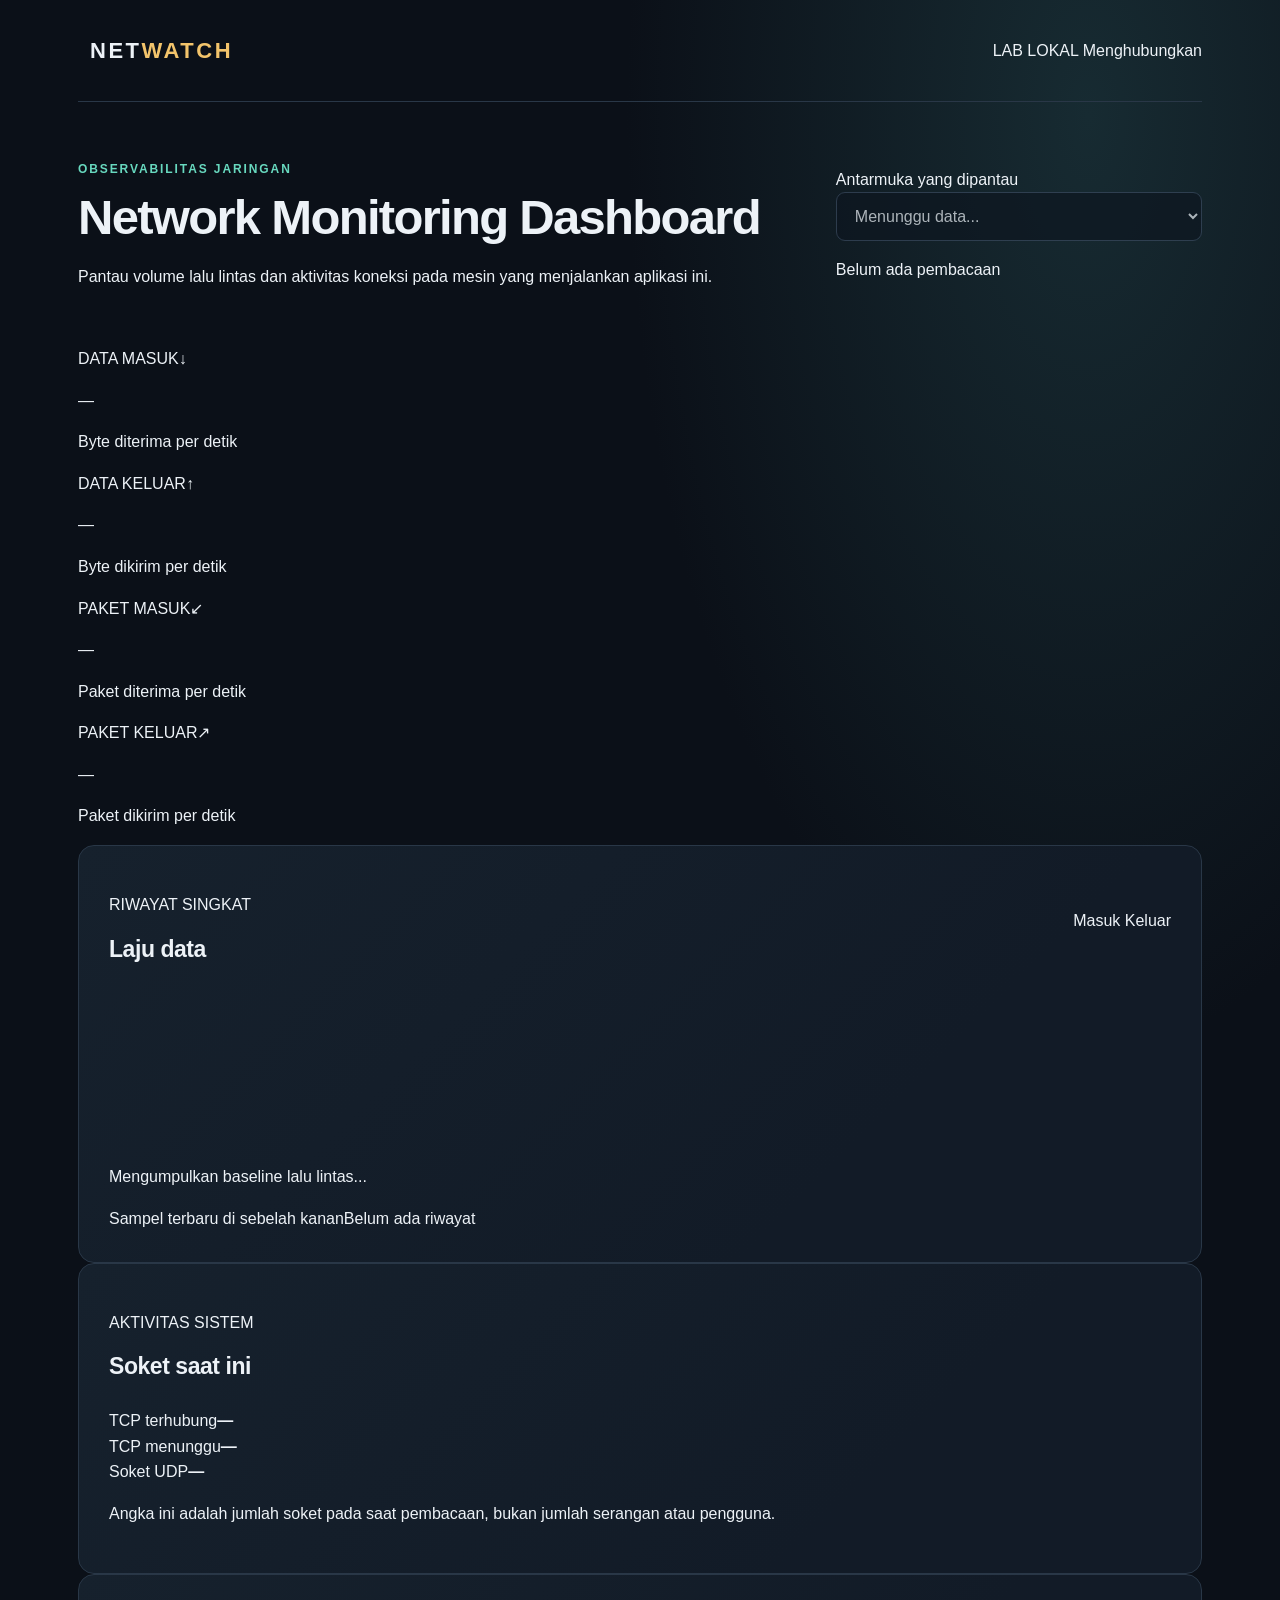
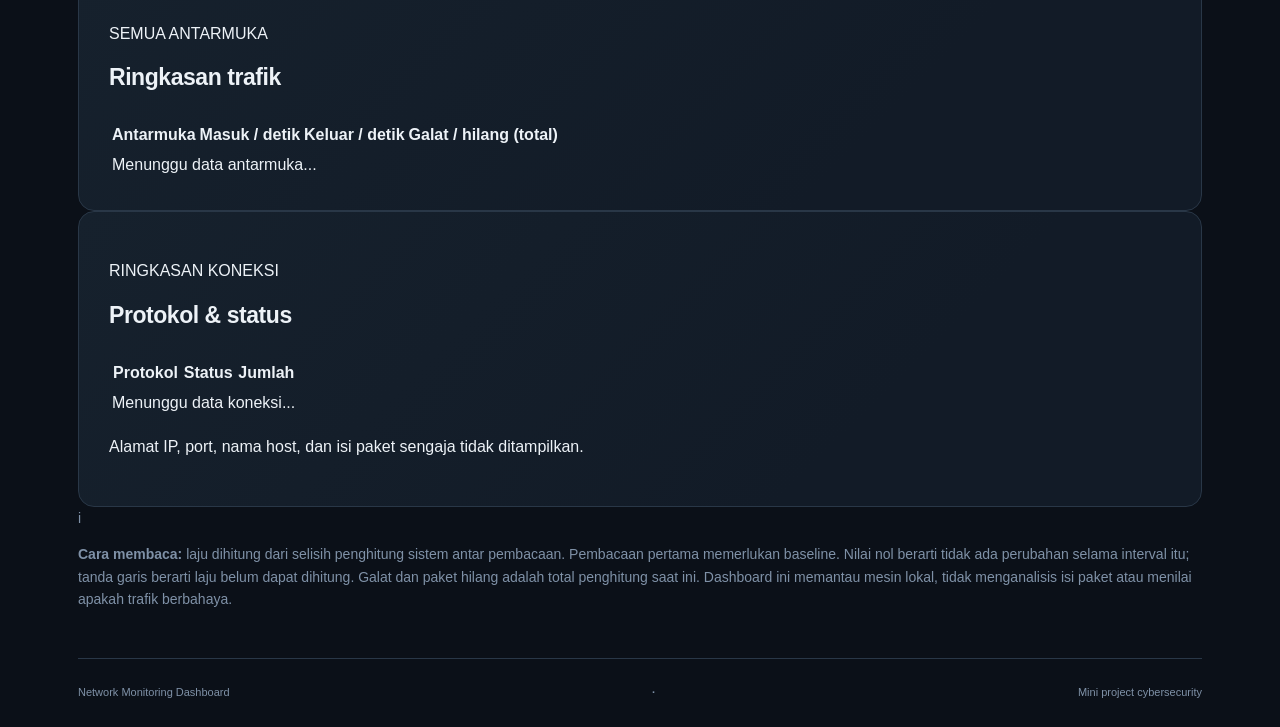
<file: network-monitoring-dashboard/static/index.html>
<!doctype html>
<html lang="id">
<head>
  <meta charset="utf-8">
  <meta name="viewport" content="width=device-width, initial-scale=1">
  <meta name="theme-color" content="#0b1424">
  <title>Network Monitoring Dashboard</title>
  <link rel="stylesheet" href="/static/app.css">
  <script src="/static/app.js" defer></script>
</head>
<body>
  <div class="shell">
    <header class="topbar">
      <a class="brand" href="/" aria-label="Beranda Network Monitoring Dashboard">
        <span class="brand-mark" aria-hidden="true"><span></span><span></span><span></span></span>
        <span>NET<span class="brand-accent">WATCH</span></span>
      </a>
      <div class="topbar-right">
        <span class="mode-label">LAB LOKAL</span>
        <span id="connection-status" class="status status-loading" role="status" aria-live="polite">
          <span class="status-dot" aria-hidden="true"></span>
          Menghubungkan
        </span>
      </div>
    </header>

    <main>
      <section class="hero" aria-labelledby="page-title">
        <div>
          <p class="eyebrow">OBSERVABILITAS JARINGAN</p>
          <h1 id="page-title">Network Monitoring Dashboard</h1>
          <p class="hero-description">Pantau volume lalu lintas dan aktivitas koneksi pada mesin yang menjalankan aplikasi ini.</p>
        </div>
        <div class="hero-control">
          <label for="interface-select">Antarmuka yang dipantau</label>
          <div class="select-wrap">
            <select id="interface-select" disabled>
              <option value="">Menunggu data...</option>
            </select>
          </div>
          <p id="updated-at" class="updated-at">Belum ada pembacaan</p>
        </div>
      </section>

      <div id="error-banner" class="error-banner" role="alert" hidden></div>

      <section class="metric-grid" aria-label="Laju trafik antarmuka terpilih">
        <article class="metric-card metric-card-rx">
          <div class="metric-top"><span>DATA MASUK</span><span class="metric-icon" aria-hidden="true">↓</span></div>
          <p id="rx-rate" class="metric-value">—</p>
          <p class="metric-caption">Byte diterima per detik</p>
        </article>
        <article class="metric-card metric-card-tx">
          <div class="metric-top"><span>DATA KELUAR</span><span class="metric-icon" aria-hidden="true">↑</span></div>
          <p id="tx-rate" class="metric-value">—</p>
          <p class="metric-caption">Byte dikirim per detik</p>
        </article>
        <article class="metric-card">
          <div class="metric-top"><span>PAKET MASUK</span><span class="metric-icon" aria-hidden="true">↙</span></div>
          <p id="rx-packets-rate" class="metric-value">—</p>
          <p class="metric-caption">Paket diterima per detik</p>
        </article>
        <article class="metric-card">
          <div class="metric-top"><span>PAKET KELUAR</span><span class="metric-icon" aria-hidden="true">↗</span></div>
          <p id="tx-packets-rate" class="metric-value">—</p>
          <p class="metric-caption">Paket dikirim per detik</p>
        </article>
      </section>

      <section class="lower-grid">
        <article class="panel chart-panel" aria-labelledby="chart-title">
          <div class="panel-heading">
            <div>
              <p class="section-kicker">RIWAYAT SINGKAT</p>
              <h2 id="chart-title">Laju data</h2>
            </div>
            <div class="legend" aria-label="Legenda grafik">
              <span><i class="legend-dot legend-rx" aria-hidden="true"></i> Masuk</span>
              <span><i class="legend-dot legend-tx" aria-hidden="true"></i> Keluar</span>
            </div>
          </div>
          <div class="chart-container">
            <canvas id="traffic-chart" role="img" aria-label="Grafik laju data masuk dan keluar pada antarmuka terpilih"></canvas>
            <p id="chart-empty" class="chart-empty">Mengumpulkan baseline lalu lintas...</p>
          </div>
          <div class="chart-foot"><span>Sampel terbaru di sebelah kanan</span><span id="chart-range">Belum ada riwayat</span></div>
        </article>

        <article class="panel socket-panel" aria-labelledby="socket-title">
          <div class="panel-heading">
            <div>
              <p class="section-kicker">AKTIVITAS SISTEM</p>
              <h2 id="socket-title">Soket saat ini</h2>
            </div>
          </div>
          <div class="socket-list">
            <div class="socket-row"><span><i class="socket-indicator established" aria-hidden="true"></i>TCP terhubung</span><strong id="tcp-established">—</strong></div>
            <div class="socket-row"><span><i class="socket-indicator listening" aria-hidden="true"></i>TCP menunggu</span><strong id="tcp-listening">—</strong></div>
            <div class="socket-row"><span><i class="socket-indicator udp" aria-hidden="true"></i>Soket UDP</span><strong id="udp-sockets">—</strong></div>
          </div>
          <p class="panel-note">Angka ini adalah jumlah soket pada saat pembacaan, bukan jumlah serangan atau pengguna.</p>
        </article>
      </section>

      <section class="table-grid">
        <article class="panel" aria-labelledby="interface-title">
          <div class="panel-heading">
            <div>
              <p class="section-kicker">SEMUA ANTARMUKA</p>
              <h2 id="interface-title">Ringkasan trafik</h2>
            </div>
          </div>
          <div class="table-scroll">
            <table>
              <thead><tr><th scope="col">Antarmuka</th><th scope="col">Masuk / detik</th><th scope="col">Keluar / detik</th><th scope="col">Galat / hilang (total)</th></tr></thead>
              <tbody id="interface-rows"><tr><td colspan="4" class="empty-cell">Menunggu data antarmuka...</td></tr></tbody>
            </table>
          </div>
        </article>

        <article class="panel" aria-labelledby="connection-title">
          <div class="panel-heading">
            <div>
              <p class="section-kicker">RINGKASAN KONEKSI</p>
              <h2 id="connection-title">Protokol &amp; status</h2>
            </div>
          </div>
          <div class="table-scroll">
            <table>
              <thead><tr><th scope="col">Protokol</th><th scope="col">Status</th><th scope="col">Jumlah</th></tr></thead>
              <tbody id="connection-rows"><tr><td colspan="3" class="empty-cell">Menunggu data koneksi...</td></tr></tbody>
            </table>
          </div>
          <p class="panel-note">Alamat IP, port, nama host, dan isi paket sengaja tidak ditampilkan.</p>
        </article>
      </section>

      <aside class="scope-note" aria-label="Cara membaca data">
        <div class="scope-icon" aria-hidden="true">i</div>
        <p><strong>Cara membaca:</strong> laju dihitung dari selisih penghitung sistem antar pembacaan. Pembacaan pertama memerlukan baseline. Nilai nol berarti tidak ada perubahan selama interval itu; tanda garis berarti laju belum dapat dihitung. Galat dan paket hilang adalah total penghitung saat ini. Dashboard ini memantau mesin lokal, tidak menganalisis isi paket atau menilai apakah trafik berbahaya.</p>
      </aside>
    </main>

    <footer>Network Monitoring Dashboard <span aria-hidden="true">·</span> Mini project cybersecurity</footer>
  </div>
</body>
</html>
</file>
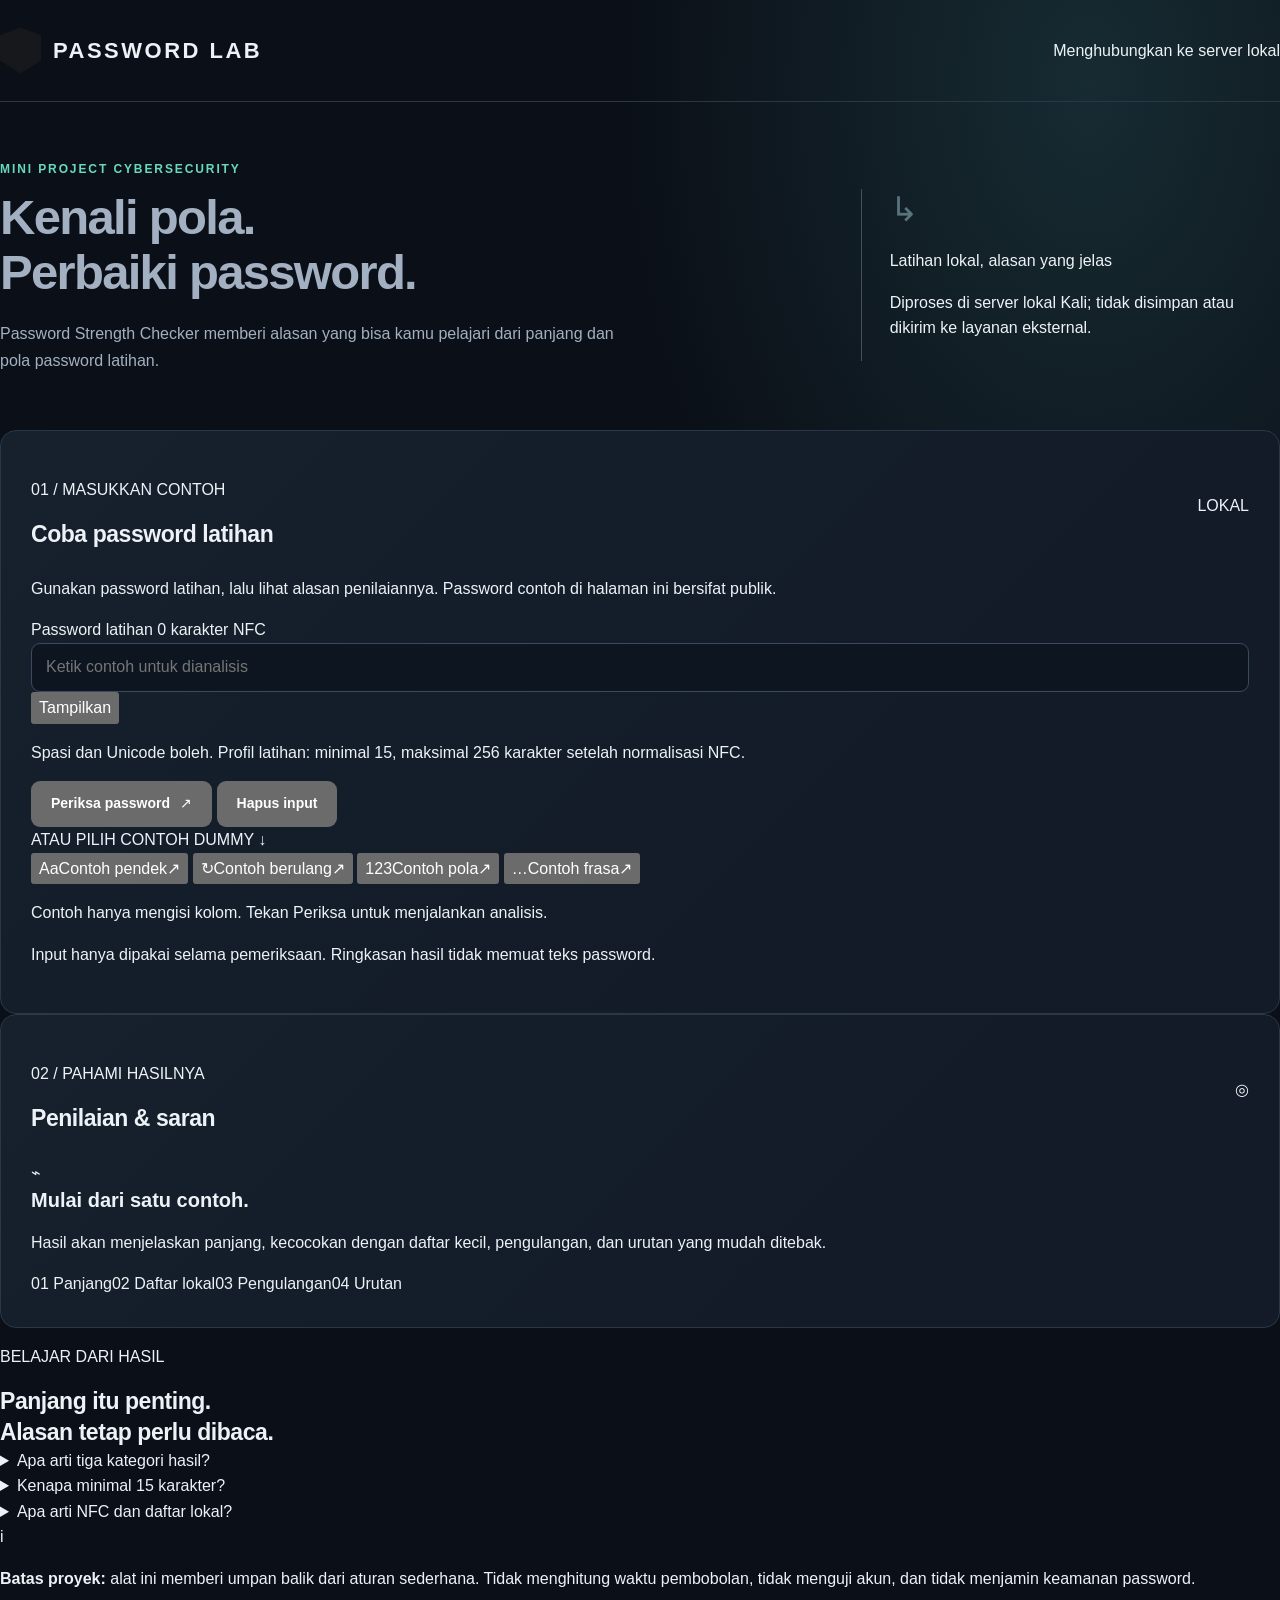
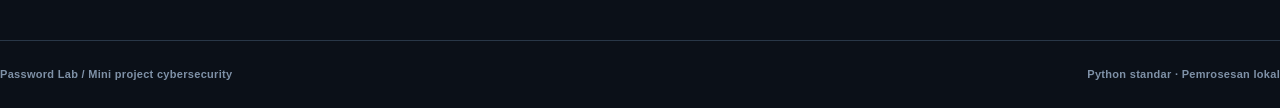
<file: password-strength-checker/static/index.html>
<!doctype html>
<html lang="id">
<head>
  <meta charset="utf-8">
  <meta name="viewport" content="width=device-width, initial-scale=1">
  <meta name="theme-color" content="#10101a">
  <title>Password Strength Checker — Password Lab</title>
  <link rel="stylesheet" href="/static/app.css">
  <script src="/static/app.js" defer></script>
</head>
<body>
  <div class="site-shell">
    <header class="topbar">
      <a class="brand" href="/" aria-label="Beranda Password Lab">
        <span class="brand-icon" aria-hidden="true"><span></span></span>
        <span>PASSWORD <strong>LAB</strong></span>
      </a>
      <div class="server-status status-waiting" id="server-status" role="status">
        <span class="status-dot" aria-hidden="true"></span>
        <span id="server-label">Menghubungkan ke server lokal</span>
      </div>
    </header>

    <main>
      <section class="hero" aria-labelledby="page-title">
        <div class="hero-copy">
          <p class="eyebrow"><span aria-hidden="true"></span> MINI PROJECT CYBERSECURITY</p>
          <h1 id="page-title">Kenali pola.<br><span>Perbaiki password.</span></h1>
          <p class="hero-description">Password Strength Checker memberi alasan yang bisa kamu pelajari dari panjang dan pola password latihan.</p>
        </div>
        <div class="scope-card">
          <span class="scope-symbol" aria-hidden="true">↳</span>
          <div>
            <p class="scope-title">Latihan lokal, alasan yang jelas</p>
            <p>Diproses di server lokal Kali; tidak disimpan atau dikirim ke layanan eksternal.</p>
          </div>
        </div>
      </section>

      <div class="workspace">
        <section class="panel input-panel" aria-labelledby="input-title">
          <div class="panel-heading">
            <div>
              <p class="section-kicker">01 / MASUKKAN CONTOH</p>
              <h2 id="input-title">Coba password latihan</h2>
            </div>
            <span class="small-tag">LOKAL</span>
          </div>

          <p class="input-intro">Gunakan password latihan, lalu lihat alasan penilaiannya. Password contoh di halaman ini bersifat publik.</p>
          <form id="checker-form" autocomplete="off">
            <div class="field-label-row">
              <label for="password-input">Password latihan</label>
              <span class="input-count" id="input-count">0 karakter NFC</span>
            </div>
            <div class="password-field">
              <input id="password-input" type="password" autocomplete="off" autocapitalize="none" spellcheck="false" aria-describedby="input-help input-count" placeholder="Ketik contoh untuk dianalisis">
              <button class="visibility-button" id="toggle-visibility" type="button" aria-pressed="false" aria-controls="password-input">Tampilkan</button>
            </div>
            <p class="field-help" id="input-help">Spasi dan Unicode boleh. Profil latihan: minimal <span id="minimum-length">15</span>, maksimal <span id="maximum-length">256</span> karakter setelah normalisasi NFC.</p>

            <div class="form-actions">
              <button class="button button-primary" id="check-button" type="submit"><span>Periksa password</span><span aria-hidden="true">↗</span></button>
              <button class="button button-secondary" id="clear-button" type="button">Hapus input</button>
            </div>
            <p class="form-error" id="form-error" role="alert" hidden></p>
          </form>

          <div class="examples">
            <div class="examples-heading">
              <span class="section-kicker">ATAU PILIH CONTOH DUMMY</span>
              <span aria-hidden="true">↓</span>
            </div>
            <div class="example-grid" role="group" aria-label="Contoh password publik untuk latihan">
              <button type="button" class="example-button" data-demo="short"><span class="example-icon" aria-hidden="true">Aa</span><span>Contoh pendek</span><span aria-hidden="true">↗</span></button>
              <button type="button" class="example-button" data-demo="repeat"><span class="example-icon" aria-hidden="true">↻</span><span>Contoh berulang</span><span aria-hidden="true">↗</span></button>
              <button type="button" class="example-button" data-demo="sequence"><span class="example-icon" aria-hidden="true">123</span><span>Contoh pola</span><span aria-hidden="true">↗</span></button>
              <button type="button" class="example-button" data-demo="phrase"><span class="example-icon" aria-hidden="true">…</span><span>Contoh frasa</span><span aria-hidden="true">↗</span></button>
            </div>
            <p class="example-note" id="example-note" role="status">Contoh hanya mengisi kolom. Tekan Periksa untuk menjalankan analisis.</p>
          </div>

          <div class="input-footer">
            <span class="lock-mark" aria-hidden="true"></span>
            <p>Input hanya dipakai selama pemeriksaan. Ringkasan hasil tidak memuat teks password.</p>
          </div>
        </section>

        <section class="panel result-panel" id="result-panel" aria-labelledby="result-title" aria-busy="false">
          <div class="panel-heading">
            <div>
              <p class="section-kicker">02 / PAHAMI HASILNYA</p>
              <h2 id="result-title">Penilaian &amp; saran</h2>
            </div>
            <span class="result-marker" aria-hidden="true">◎</span>
          </div>

          <div class="empty-result" id="empty-result">
            <div class="empty-orbit" aria-hidden="true"><span class="orbit-key">⌁</span><span class="orbit-dot"></span></div>
            <h3>Mulai dari satu contoh.</h3>
            <p>Hasil akan menjelaskan panjang, kecocokan dengan daftar kecil, pengulangan, dan urutan yang mudah ditebak.</p>
            <div class="empty-rule-list" aria-hidden="true"><span>01 Panjang</span><span>02 Daftar lokal</span><span>03 Pengulangan</span><span>04 Urutan</span></div>
          </div>

          <div class="loading-result" id="loading-result" role="status" hidden>
            <span class="loading-dot" aria-hidden="true"></span>
            <p>Memeriksa aturan di server lokal…</p>
          </div>

          <div id="result-content" hidden>
            <div class="assessment" id="assessment" data-status="review">
              <div class="assessment-top">
                <p class="assessment-label">HASIL PEMERIKSAAN TERBATAS</p>
                <span class="length-badge"><strong id="result-length">—</strong> karakter</span>
              </div>
              <h3 id="result-label" tabindex="-1"></h3>
              <ol class="category-scale" id="category-scale" aria-label="Kategori hasil">
                <li data-category="needs_improvement"><span></span>Perlu diperbaiki</li>
                <li data-category="review"><span></span>Perlu ditinjau</li>
                <li data-category="limited_pass"><span></span>Lolos terbatas</li>
              </ol>
              <p id="result-notice"></p>
            </div>

            <div class="result-section">
              <div class="result-section-heading"><h4>Hasil tiap aturan</h4><span>4 pemeriksaan lokal</span></div>
              <ul class="check-list" id="check-list"></ul>
            </div>

            <div class="result-section" id="reasons-section">
              <h4>Yang perlu diperhatikan</h4>
              <ul class="text-list reasons-list" id="reason-list"></ul>
            </div>

            <div class="suggestions-card">
              <div class="suggestion-icon" aria-hidden="true">↗</div>
              <div><h4>Langkah perbaikan</h4><ul class="text-list" id="suggestion-list"></ul></div>
            </div>

            <button class="download-button" id="download-summary" type="button" disabled>Unduh ringkasan tanpa password <span aria-hidden="true">↓</span></button>
          </div>
        </section>
      </div>

      <section class="reading-panel" aria-labelledby="reading-title">
        <div class="reading-intro"><p class="section-kicker">BELAJAR DARI HASIL</p><h2 id="reading-title">Panjang itu penting.<br>Alasan tetap perlu dibaca.</h2></div>
        <div class="reading-details">
          <details>
            <summary>Apa arti tiga kategori hasil?</summary>
            <p><strong>Perlu diperbaiki:</strong> ada indikator jelas dari aturan lokal. <strong>Perlu ditinjau:</strong> panjang cukup, tetapi pola tertentu masih terdeteksi. <strong>Lolos pemeriksaan terbatas:</strong> aturan ini tidak menemukan indikator; hasil ini belum membuktikan password aman atau belum pernah bocor.</p>
          </details>
          <details>
            <summary>Kenapa minimal 15 karakter?</summary>
            <p>Angka 15 digunakan sebagai profil latihan untuk login dengan password sebagai satu-satunya faktor. Ini bukan aturan universal setiap layanan atau sertifikasi. Huruf besar, angka, dan simbol tidak diwajibkan; spasi dan Unicode diterima.</p>
          </details>
          <details>
            <summary>Apa arti NFC dan daftar lokal?</summary>
            <p>NFC menormalkan bentuk Unicode sebelum panjang dihitung sebagai code point. Satu emoji dapat memakai lebih dari satu code point. Daftar lokal hanya berisi <span id="blocklist-size">beberapa</span> contoh umum dan membandingkan seluruh input; ini bukan pemeriksaan basis data kebocoran.</p>
          </details>
        </div>
      </section>

      <aside class="boundary-note"><span aria-hidden="true">i</span><p><strong>Batas proyek:</strong> alat ini memberi umpan balik dari aturan sederhana. Tidak menghitung waktu pembobolan, tidak menguji akun, dan tidak menjamin keamanan password.</p></aside>
    </main>
    <footer><span>Password Lab <span aria-hidden="true">/</span> Mini project cybersecurity</span><span>Python standar · Pemrosesan lokal</span></footer>
  </div>
</body>
</html>
</file>
<file: static/app.css>
:root{color-scheme:dark;--bg:#0b1018;--surface:#121b27;--surface-2:#172332;--border:#293747;--text:#edf2f7;--muted:#a3b0c1;--faint:#7f91a7;--teal:#68d9bf;--amber:#f3c46b;--blue:#8cb7f5;--radius:16px;font-family:Inter,"Segoe UI",Arial,sans-serif;font-synthesis:none}*{box-sizing:border-box}body{margin:0;background:radial-gradient(ellipse at 85% 5%,#172b32 0,transparent 30%),var(--bg);color:var(--text);font-size:16px;line-height:1.6}button,input,select{font:inherit}button,a,input,select,summary{ -webkit-tap-highlight-color:transparent}button{cursor:pointer}button:disabled{cursor:not-allowed;opacity:.48}a{color:inherit}svg{width:24px;height:24px;fill:none;stroke:currentColor;stroke-width:1.65;stroke-linecap:round;stroke-linejoin:round;flex-shrink:0}code{font-family:"Cascadia Code",Consolas,monospace;overflow-wrap:anywhere}button:focus-visible,a:focus-visible,input:focus-visible,select:focus-visible,summary:focus-visible{outline:3px solid var(--teal);outline-offset:4px}[hidden]{display:none!important}.shell{max-width:1200px;margin:auto;padding:0 38px}.topbar{height:102px;display:flex;align-items:center;justify-content:space-between;border-bottom:1px solid var(--border)}.brand{display:flex;align-items:center;gap:12px;font-size:22px;font-weight:750;letter-spacing:2.5px;text-decoration:none}.brand-icon{width:41px;height:46px;display:grid;place-items:center;color:var(--amber);background:#f3c46b0c;clip-path:polygon(50% 0,100% 17%,100% 72%,50% 100%,0 72%,0 17%)}.brand-icon svg{width:29px;height:29px}.brand-accent{color:var(--amber)}.local-badge{font-size:14px;color:var(--muted);display:flex;gap:9px;align-items:center}.local-badge>span{width:7px;height:7px;border-radius:50%;background:var(--teal);box-shadow:0 0 0 4px #68d9bf0d}.hero{display:grid;grid-template-columns:1.45fr .75fr;gap:50px;align-items:center;padding:58px 0 40px}.eyebrow{font-size:12px;line-height:1.5;letter-spacing:1.9px;font-weight:700;color:var(--teal);margin:0 0 12px}h1{font-size:clamp(34px,4.1vw,49px);line-height:1.13;letter-spacing:-1.7px;margin:0 0 19px;font-weight:730}.title-dot{color:var(--amber)}.hero-copy{font-size:16px;line-height:1.7;color:var(--muted);margin:0;max-width:630px}.scope-card{border-left:1px solid #41515d;padding:4px 0 4px 28px;position:relative}.scope-card .eyebrow{color:var(--amber);letter-spacing:1.1px;font-size:11px;margin-bottom:10px}.scope-card>p:not(.eyebrow){font-size:16px;margin:0 0 9px}.scope-note{display:block;color:var(--faint);font-size:14px;line-height:1.6}.scope-symbol{display:block;font-size:34px;line-height:1.15;font-family:Consolas,monospace;color:#58737b;margin-bottom:16px}.panel{background:linear-gradient(135deg,#16212d,#121b27 70%);border:1px solid var(--border);border-radius:var(--radius);padding:30px}.panel-heading{display:flex;justify-content:space-between;gap:20px;align-items:center;margin-bottom:26px}.panel-heading .eyebrow{margin-bottom:5px;font-size:11px;color:var(--faint);letter-spacing:1.6px}h2{font-size:23px;line-height:1.35;letter-spacing:-.45px;margin:0;font-weight:650}h3{font-size:20px;line-height:1.4;margin:0;font-weight:650}.connection-status{font-size:13px;color:var(--faint);border:1px solid var(--border);border-radius:30px;padding:5px 12px;white-space:nowrap}.connection-status.ready{color:var(--teal);border-color:#68d9bf40;background:#68d9bf08}.connection-status.offline{color:var(--amber);border-color:#f3c46b40}fieldset{border:0;padding:0;margin:0;min-width:0}.fields-grid{display:grid;grid-template-columns:1.5fr 1fr .75fr;gap:20px}.field{min-width:0}.field label,.field-label{display:block;font-size:14px;font-weight:600;margin-bottom:8px;color:#ccd6e3}input,select,.target-value{width:100%;height:49px;border:1px solid #3a4a5f;border-radius:9px;background:#0d1620;color:var(--text);padding:0 14px}input:focus,select:focus{border-color:var(--teal)}input[type=number]{appearance:textfield;-moz-appearance:textfield}input::-webkit-inner-spin-button,input::-webkit-outer-spin-button{-webkit-appearance:none;margin:0}.target-value{display:flex;align-items:center;gap:11px}.target-value code{font-size:16px}.target-dot{width:7px;height:7px;background:var(--teal);border-radius:50%;flex-shrink:0}.fixed-tag{font-size:11px;color:var(--faint);padding:1px 6px;margin-left:auto;border:1px solid var(--border);border-radius:4px;letter-spacing:.2px}.field-hint{font-size:12px;color:var(--faint);margin:7px 0 0}.example-row{display:flex;align-items:center;gap:9px;flex-wrap:wrap;margin-top:22px}.example-label{font-size:13px;color:var(--muted);margin-right:3px}.chip{font-size:13px;border:1px solid #3c4c5c;border-radius:7px;background:#1c2a38;padding:6px 12px;color:#d7e0ea;transition:background .15s,border-color .15s}.chip span{color:var(--muted)}.chip:hover:enabled{background:#26384a;border-color:var(--teal)}.chip.selected{border-color:#68d9bf80;color:var(--teal);background:#68d9bf0c}.demo-note{font-size:12px;margin:9px 0 0;color:var(--faint)}.action-row{display:flex;align-items:center;gap:24px;margin-top:25px;padding-top:23px;border-top:1px solid var(--border)}.action-row>p{font-size:12px;line-height:1.7;color:var(--faint);margin:0}.button{border:1px solid transparent;border-radius:9px;padding:12px 19px;display:inline-flex;align-items:center;justify-content:center;gap:10px;font-size:14px;font-weight:650;min-height:46px;transition:background .15s,transform .15s;line-height:1.4}.button svg{width:18px;height:18px}.primary{background:var(--amber);color:#231b0b;box-shadow:0 4px 20px #0002}.primary:hover:enabled{background:#ffda93;transform:translateY(-1px)}.primary.busy svg{animation:turn 1.3s linear infinite}.secondary{background:#1b2b3b;border-color:#3a4c60;color:#d9e5f2}.secondary:hover:enabled{background:#263c50}.secondary span{font-size:20px;line-height:1}.text-button{border:0;background:transparent;color:var(--muted);font-size:13px;padding:6px}.text-button:hover{color:var(--text)}.feedback{background:#f3c46b0a;color:#edcf99;border:1px solid #f3c46b40;padding:12px 15px;font-size:14px;border-radius:8px;margin-top:20px;overflow-wrap:anywhere}.feedback.progress{background:#68d9bf08;border-color:#68d9bf30;color:var(--teal)}.empty-state{text-align:center;padding:44px 25px 47px;max-width:670px;margin:0 auto}.empty-icon{width:46px;height:46px;display:grid;place-items:center;margin:0 auto 12px;color:#637e8d}.empty-icon svg{width:40px;height:40px}.empty-state h2{font-size:20px;color:#c9d5e1}.empty-state p{font-size:14px;color:var(--faint);margin:9px auto 0;line-height:1.8}.empty-state strong{color:var(--muted);font-weight:550}.results{margin-top:36px}.results-heading{display:flex;align-items:center;justify-content:space-between;gap:18px;margin-bottom:20px}.results-heading .eyebrow{font-size:11px;margin-bottom:6px;color:var(--faint)}.results-heading h2{font-size:27px}.muted{color:var(--muted);font-size:13px;margin:7px 0 0}.report-actions{display:flex;align-items:flex-end;flex-direction:column;gap:3px}.endpoint-strip{display:flex;align-items:center;justify-content:space-between;gap:20px;border:1px solid var(--border);background:#111c28;border-radius:10px;padding:17px 20px;margin-bottom:18px}.mini-label{display:block;font-size:10px;line-height:1.6;letter-spacing:1.3px;color:var(--faint);font-weight:650;margin-bottom:4px}.endpoint-strip code{font-size:15px;color:#d5e4ef}.transport-group{display:flex;gap:7px;flex-wrap:wrap}.transport-tag{border-radius:5px;background:#233244;padding:4px 8px;font-size:12px;color:#c5d6e9;white-space:nowrap}.summary-grid{display:grid;grid-template-columns:repeat(4,1fr);gap:14px}.summary-card{border:1px solid var(--border);background:var(--surface);border-radius:12px;padding:18px;position:relative;overflow:hidden}.summary-card:before{content:"";position:absolute;left:0;right:0;top:0;height:2px;background:var(--card-accent)}.summary-card.review{--card-accent:var(--amber)}.summary-card.observed{--card-accent:var(--teal)}.summary-card.info{--card-accent:var(--blue)}.summary-card.not-checked{--card-accent:#8b9bae}.summary-card>p{font-size:13px;line-height:1.6;font-weight:600;color:#c9d7e5;margin:8px 0}.summary-card>strong{font-size:37px;line-height:1.25;font-weight:650;letter-spacing:-1px;display:block;color:var(--card-accent);margin-bottom:8px;font-variant-numeric:tabular-nums}.summary-card>span:not(.summary-mark){font-size:11px;line-height:1.6;color:var(--faint);display:block}.summary-mark{width:23px;height:23px;display:grid;place-items:center;border:1px solid color-mix(in srgb,var(--card-accent),transparent 65%);background:color-mix(in srgb,var(--card-accent),transparent 93%);border-radius:6px;color:var(--card-accent);font-size:13px;line-height:1;font-weight:700}.notice{margin:18px 0 30px;display:flex;gap:11px;align-items:flex-start;padding:14px 16px;background:#8cb7f506;border:1px solid #8cb7f522;border-radius:9px;color:#aebfd3}.notice svg{width:19px;height:19px;color:var(--blue);margin-top:2px}.notice p{font-size:13px;line-height:1.75;margin:0}.findings-heading{display:flex;align-items:center;justify-content:space-between;gap:15px;margin-bottom:16px}.filters{display:flex;gap:4px;background:#0a111a;border:1px solid var(--border);padding:4px;border-radius:8px}.filter{border:0;border-radius:5px;background:transparent;color:var(--muted);font-size:12px;padding:5px 11px;min-height:32px}.filter.active{background:#293748;color:var(--text)}.filter:hover{color:var(--text)}.findings-list{display:grid;gap:12px}.finding{border:1px solid var(--border);border-radius:12px;background:var(--surface);overflow:hidden}.finding-top{display:flex;gap:15px;align-items:center;justify-content:space-between;padding:18px 20px;border-bottom:1px solid #29374790;background:#15212d}.finding-title-group{display:flex;align-items:center;gap:11px;min-width:0}.finding-index{font-family:Consolas,monospace;font-size:12px;color:var(--faint);background:#0d1620;border:1px solid var(--border);padding:3px 6px;border-radius:5px;line-height:1.5}.finding h4{font-size:15px;line-height:1.6;margin:0;font-weight:600;overflow-wrap:anywhere}.status-badge{display:inline-flex;align-items:center;gap:6px;border:1px solid;border-radius:30px;padding:3px 9px;font-size:11px;line-height:1.8;white-space:nowrap;font-weight:600}.status-badge:before{content:"";width:5px;height:5px;border-radius:50%;background:currentColor}.status-review{color:var(--amber);background:#f3c46b0b;border-color:#f3c46b40}.status-observed{color:var(--teal);background:#68d9bf08;border-color:#68d9bf35}.status-info{color:var(--blue);background:#8cb7f508;border-color:#8cb7f535}.status-not_checked{color:#a4b2c4;background:#a4b2c408;border-color:#a4b2c430}.finding-body{display:grid;grid-template-columns:1fr 1.25fr;gap:19px;padding:20px}.finding-body p{font-size:14px;line-height:1.75;color:#bfccda;margin:0;overflow-wrap:anywhere;white-space:pre-line}.finding-body .evidence{font-family:"Cascadia Code",Consolas,monospace;background:#0c1620;border:1px solid #293747a0;border-radius:7px;padding:10px 12px;font-size:12px;color:#c4d5e5;line-height:1.8}.detail-label{display:block;color:var(--faint);font-size:10px;line-height:1.6;letter-spacing:1.2px;font-weight:700;margin-bottom:7px}.finding-explanation{display:grid;gap:16px}.recommendation{border-left:2px solid #4d746e;padding-left:12px}.recommendation .detail-label{color:#91c2b7}.no-findings{padding:25px;border:1px dashed var(--border);border-radius:12px;color:var(--muted);font-size:14px}.learning-panel{margin:16px 0 0;padding-top:35px;border-top:1px solid var(--border);display:grid;grid-template-columns:.7fr 1.3fr;gap:50px}.learning-heading .eyebrow{font-size:11px;color:var(--amber)}.learning-heading h2{font-size:24px;line-height:1.4}.learning-heading>p:last-child{font-size:14px;color:var(--faint);line-height:1.8;margin:12px 0 0}.learning-items{min-width:0}.learning-items details{border-bottom:1px solid var(--border)}.learning-items details:first-child{border-top:1px solid var(--border)}.learning-items summary{display:flex;justify-content:space-between;align-items:center;gap:15px;cursor:pointer;padding:17px 0;list-style:none;font-size:14px;color:#d4deea;font-weight:550}.learning-items summary::-webkit-details-marker{display:none}.learning-items summary>span{color:var(--teal);font-size:19px;font-weight:400;line-height:1;transition:transform .15s}.learning-items details[open] summary>span{transform:rotate(45deg)}.learning-items details>div{padding:0 0 17px;font-size:14px;line-height:1.8;color:var(--muted)}.learning-items details p{margin:0 0 10px}.learning-items details p:last-child{margin-bottom:0}.learning-items strong{font-weight:650;color:#cfdae6}footer{display:flex;justify-content:space-between;align-items:center;gap:20px;margin-top:48px;padding:24px 0;border-top:1px solid var(--border);font-size:11px;line-height:1.8;color:var(--faint)}footer>span{font-weight:650;letter-spacing:.3px}footer p{margin:0}.footer-separator{color:#506378;margin:0 8px}.skip-link{position:absolute;top:8px;left:8px;z-index:3;transform:translateY(-170%);background:var(--teal);color:#11251f;padding:8px 15px;border-radius:7px;font-size:14px}.skip-link:focus{transform:translateY(0)}.sr-only{position:absolute;width:1px;height:1px;padding:0;margin:-1px;overflow:hidden;clip:rect(0,0,0,0);white-space:nowrap;border:0}@keyframes turn{to{transform:rotate(360deg)}}@media(min-width:1500px){.shell{max-width:1260px}.hero{padding-top:64px}}@media(max-width:900px){.shell{padding:0 26px}.hero{grid-template-columns:1.4fr .8fr;gap:25px}.scope-card{padding-left:19px}.hero .eyebrow{font-size:10px;letter-spacing:1.2px}h1{font-size:39px}.panel{padding:24px}.summary-grid{gap:10px}.summary-card{padding:16px 13px}.summary-card>p{font-size:12px}.summary-card>span:not(.summary-mark){font-size:10px}.learning-panel{gap:28px}.finding-body{grid-template-columns:1fr;gap:16px}.fields-grid{grid-template-columns:1.25fr 1fr .7fr;gap:14px}}@media(max-width:700px){.shell{padding:0 20px}.topbar{height:83px}.brand{font-size:20px;gap:8px}.brand-icon{width:35px;height:40px}.local-badge{font-size:12px;gap:7px}.hero{grid-template-columns:1fr;padding:35px 0 26px;gap:24px}.wide-break{display:none}h1{font-size:38px;line-height:1.15;max-width:540px}.hero-copy{font-size:15px}.scope-card{border-left:2px solid #405561;display:grid;grid-template-columns:40px 1fr;column-gap:15px;padding:0 0 0 15px}.scope-symbol{grid-row:1/4;margin:0;font-size:29px;align-self:center}.scope-card .eyebrow{margin:0 0 4px;font-size:9px}.scope-card>p:not(.eyebrow){font-size:14px;margin:0}.scope-note{font-size:12px;margin-top:5px}.panel{padding:21px}.panel-heading{align-items:flex-start;gap:12px;margin-bottom:23px}.panel-heading h2{font-size:20px}.panel-heading .eyebrow{font-size:9px}.connection-status{font-size:10px;padding:4px 8px}.fields-grid{grid-template-columns:1fr 1fr;gap:17px 14px}.target-field{grid-column:1/-1}.field-hint{font-size:11px}.field label,.field-label{font-size:13px}.example-row{gap:8px;margin-top:19px}.example-label{width:100%;font-size:12px}.chip{font-size:12px;padding:7px 10px}.demo-note{font-size:11px}.action-row{display:block;margin-top:20px;padding-top:20px}.primary{width:100%}.action-row>p{margin-top:12px;font-size:11px;text-align:center}.action-row br{display:none}.results{margin-top:28px}.results-heading{align-items:flex-start}.results-heading h2{font-size:22px}.report-actions{align-items:flex-end}.report-actions .button{font-size:11px;padding:9px 11px;min-height:40px}.report-actions .text-button{font-size:11px}.results-heading .eyebrow{font-size:9px}.muted{font-size:11px}.endpoint-strip{display:block;padding:14px 16px}.endpoint-strip code{font-size:13px}.transport-group{margin-top:11px}.transport-tag{font-size:11px}.summary-grid{grid-template-columns:repeat(2,1fr);gap:10px}.summary-card{padding:15px}.summary-card>p{font-size:12px}.summary-card>span:not(.summary-mark){font-size:11px}.summary-card>strong{font-size:32px}.summary-mark{position:absolute;right:15px;top:17px;width:19px;height:19px;font-size:11px}.summary-card>p{padding-right:18px}.notice{margin:15px 0 25px;padding:12px}.notice p{font-size:12px}.findings-heading{align-items:flex-start;flex-direction:column;gap:12px}.findings-heading h3{font-size:18px}.filters{align-self:flex-start}.finding-top{padding:14px;align-items:flex-start;gap:10px}.finding-title-group{gap:8px;align-items:flex-start}.finding h4{font-size:14px}.finding-index{font-size:10px;padding:2px 4px;margin-top:2px}.status-badge{font-size:9px;padding:3px 6px}.status-badge:before{width:4px;height:4px}.finding-body{padding:16px;gap:15px}.finding-body p{font-size:14px}.finding-body .evidence{font-size:12px}.detail-label{font-size:9px}.learning-panel{grid-template-columns:1fr;gap:20px;padding-top:27px;margin-top:15px}.results:not([hidden])+.learning-panel{margin-top:35px}.learning-heading h2{font-size:22px}.learning-heading>p:last-child{font-size:14px;margin-top:9px}.learning-items summary{font-size:13px}.learning-items details>div{font-size:14px}.empty-state{padding:31px 8px 35px}.empty-state p{font-size:14px}.empty-state h2{font-size:18px}footer{flex-direction:column;align-items:flex-start;gap:5px;margin-top:33px;padding:21px 0;font-size:10px}}@media(max-width:390px){.shell{padding:0 15px}.brand{font-size:18px;letter-spacing:1.8px}.local-badge{font-size:10px}h1{font-size:34px}.panel{padding:17px}.panel-heading{gap:6px}.panel-heading h2{font-size:18px}.connection-status{font-size:9px}.summary-card{padding:12px}.summary-mark{right:12px;top:14px}.summary-card>p{font-size:11px}.summary-card>span:not(.summary-mark){font-size:10px}.results-heading{display:block}.report-actions{flex-direction:row;align-items:center;justify-content:space-between;margin-top:14px}.finding-top{flex-wrap:wrap}.status-badge{margin-left:25px}.learning-items summary{font-size:12px}}@media(prefers-reduced-motion:reduce){*{animation:none!important;transition:none!important;scroll-behavior:auto!important}}
</file>
